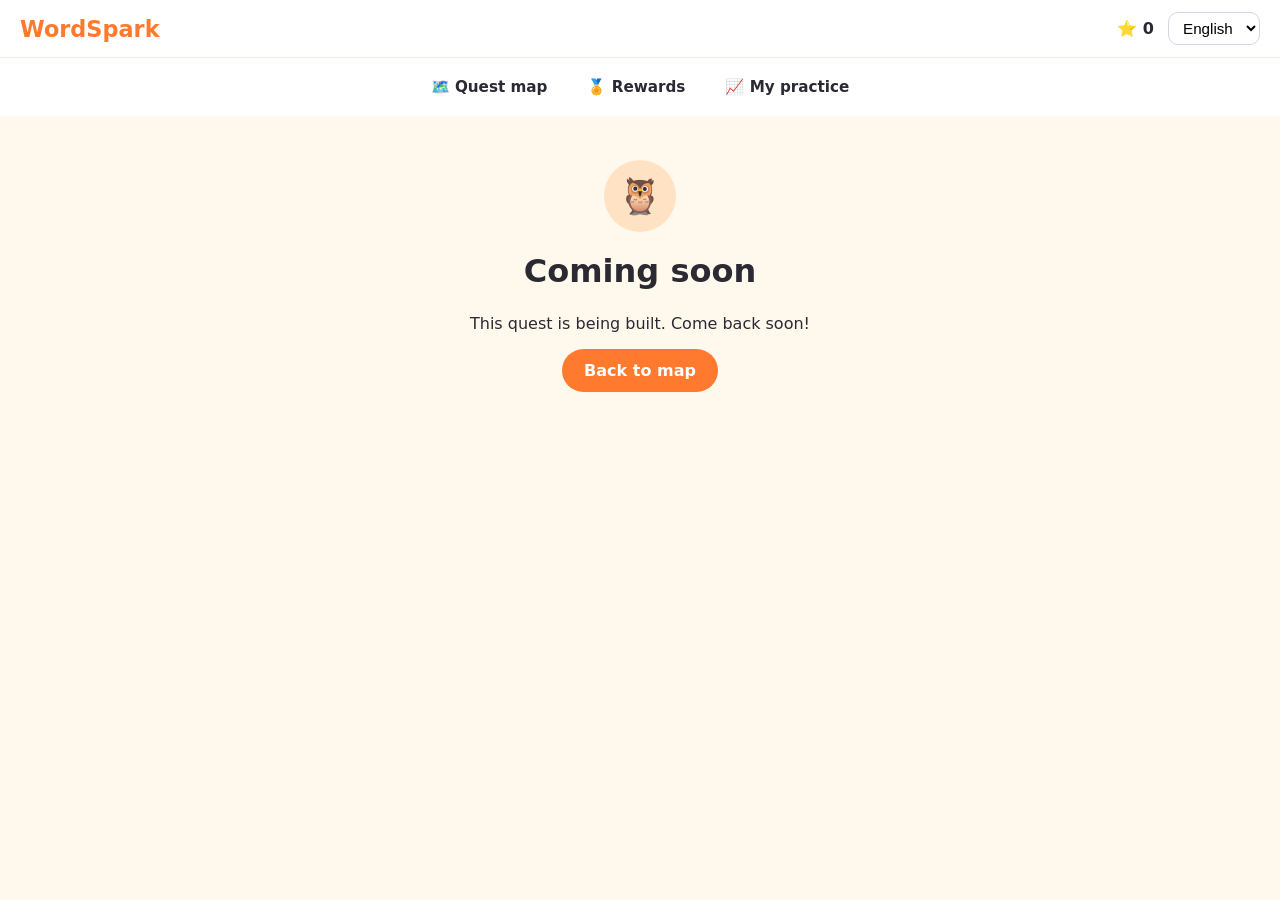
<file: coming-soon.html>
<!doctype html>
<html lang="en">
<head>
  <meta charset="utf-8">
  <meta name="viewport" content="width=device-width, initial-scale=1">
  <title>Coming soon — WordSpark</title>
  <link rel="stylesheet" href="../style.css">
</head>
<body data-page="quest" data-base="../">
  <div id="chrome"></div>
  <main class="center">
    <div class="mascot" style="margin:20px auto" aria-hidden="true">🦉</div>
    <h1 id="title"></h1>
    <h2 id="questName"></h2>
    <p id="text"></p>
    <p><a class="btn" id="back" href="../index.html"></a></p>
  </main>
  <script src="../app.js"></script>
  <script>
    WS.onRender = function () {
      const t = WS.t();
      const q = new URLSearchParams(location.search).get("q");
      const i = WS.QUEST_IDS.indexOf(q);
      document.getElementById("title").textContent = t.soonTitle;
      document.getElementById("questName").textContent = i >= 0 ? t.names[i] : "";
      document.getElementById("text").textContent = t.soonText;
      document.getElementById("back").textContent = t.backToMap;
    };
  </script>
</body>
</html>
</file>
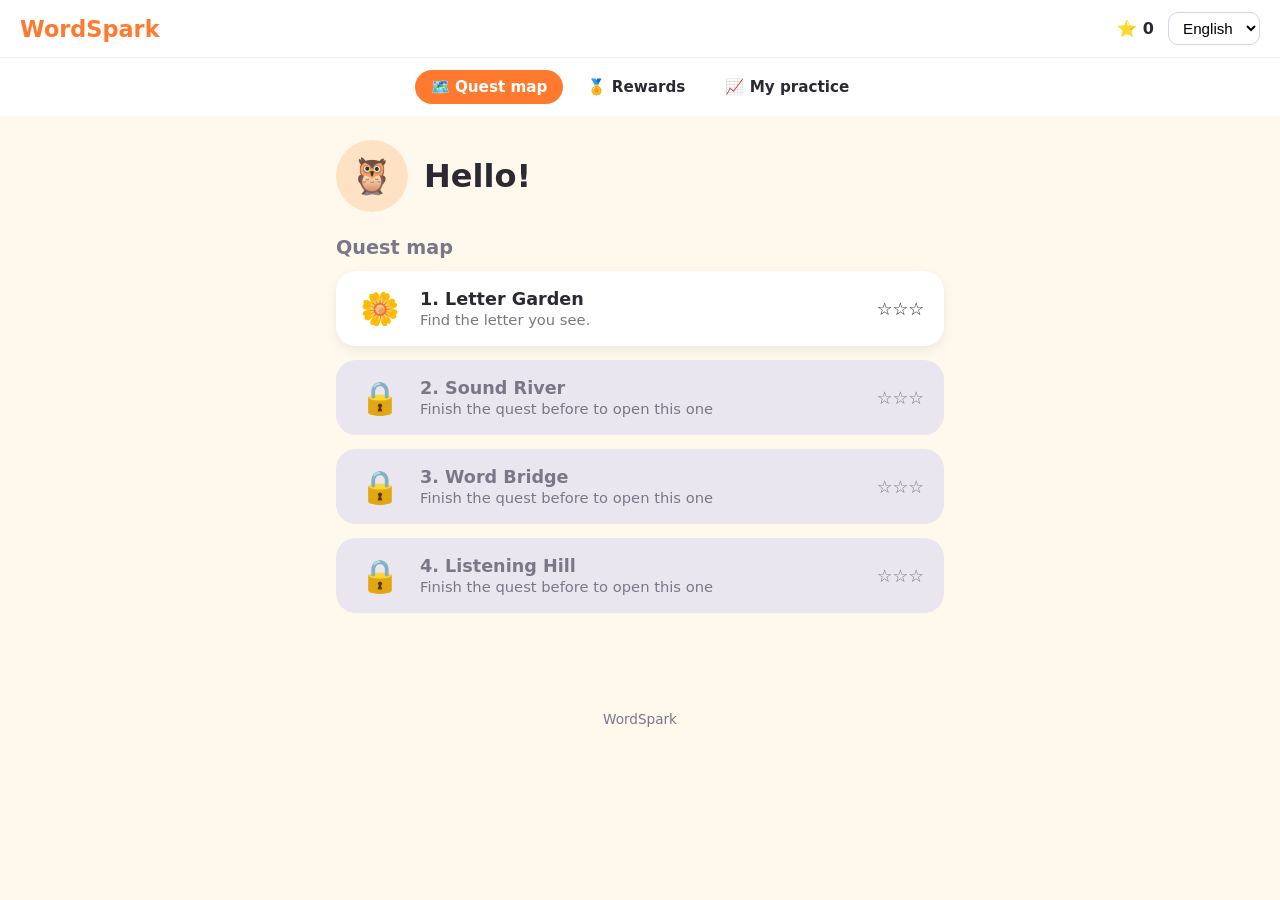
<file: index_1.html>
<!doctype html>
<html lang="en">
<head>
  <meta charset="utf-8">
  <meta name="viewport" content="width=device-width, initial-scale=1">
  <title>Quest map — WordSpark</title>
  <meta name="description" content="Choose your next letter and word quest on the WordSpark map.">
  <meta property="og:title" content="Quest map — WordSpark">
  <meta property="og:description" content="Choose your next letter and word quest.">
  <meta property="og:type" content="website">
  <link rel="stylesheet" href="style.css">
</head>
<body data-page="map" data-base="">
  <div id="chrome"></div>
  <main>
    <div class="hello">
      <div class="mascot" aria-hidden="true">🦉</div>
      <h1 id="hello"></h1>
    </div>
    <h2 id="mapTitle"></h2>
    <ol id="quests"></ol>
    <p class="note" id="demoNote"></p>
  </main>
  <footer>WordSpark</footer>
  <script src="app.js"></script>
  <script>
    WS.onRender = function () {
      const t = WS.t();
      document.getElementById("hello").textContent = t.hello;
      document.getElementById("mapTitle").textContent = t.mapTitle;
      document.getElementById("demoNote").textContent = WS.state.demo ? t.demoNote : "";
      const list = document.getElementById("quests");
      list.innerHTML = "";
      WS.QUEST_IDS.forEach((id, i) => {
        const open = WS.isUnlocked(i);
        const el = document.createElement(open ? "a" : "div");
        el.className = "quest" + (open ? "" : " locked");
        if (open) el.href = i === 0 ? "quest/letters.html" : "quest/coming-soon.html?q=" + id;
        const stars = WS.stars(id);
        const icon = open ? WS.QUEST_ICONS[i] : "🔒";
        const desc = open ? (i === 0 ? t.letterDesc : "") : t.locked;
        el.innerHTML =
          `<span class="icon">${icon}</span>` +
          `<span class="info"><div class="title">${i + 1}. ${t.names[i]}</div><div class="desc">${desc}</div></span>` +
          `<span class="rating">${"⭐".repeat(stars)}${"☆".repeat(3 - stars)}</span>`;
        const li = document.createElement("li");
        li.appendChild(el);
        list.appendChild(li);
      });
    };
  </script>
</body>
</html>
</file>
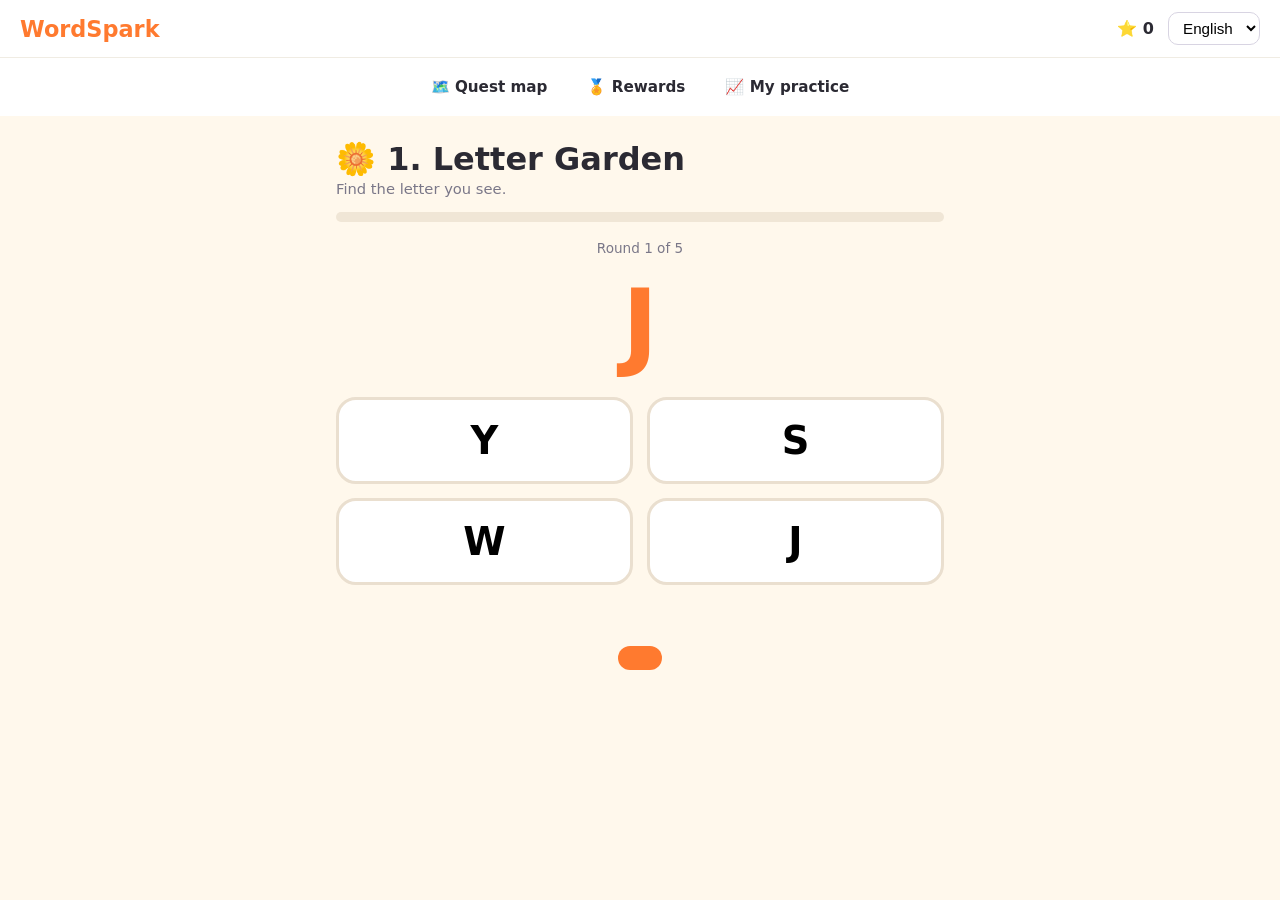
<file: letters.html>
<!doctype html>
<html lang="en">
<head>
  <meta charset="utf-8">
  <meta name="viewport" content="width=device-width, initial-scale=1">
  <title>Letter Garden — WordSpark</title>
  <link rel="stylesheet" href="../style.css">
</head>
<body data-page="quest" data-base="../">
  <div id="chrome"></div>
  <main>
    <h1 id="qTitle"></h1>
    <p class="desc" id="qDesc"></p>
    <div class="progress-bar"><span id="bar" style="width:0%"></span></div>
    <p class="note" id="roundLabel"></p>

    <div id="game">
      <div class="big-letter" id="target"></div>
      <div class="options" id="options"></div>
      <p class="msg" id="msg"></p>
      <div class="center"><button class="btn" id="nextBtn" hidden></button></div>
    </div>

    <div id="result" class="center" hidden>
      <h2 id="resText"></h2>
      <p style="font-size:2rem" id="resStars"></p>
      <p>
        <button class="btn" id="againBtn"></button>
        <a class="btn ghost" id="mapBtn" href="../index.html"></a>
      </p>
    </div>
  </main>
  <script src="../app.js"></script>
  <script>
    const LETTERS = {
      en: "ABCDEFGHIJKLMNOPQRSTUVWXYZ".split(""),
      hi: "अ आ इ ई उ ऊ ए ऐ ओ औ क ख ग घ च छ ज त द न प ब म य र ल व स ह".split(" "),
      mr: "अ आ इ ई उ ऊ ए ऐ ओ औ क ख ग घ च छ ज त द न प ब म य र ल व स ह".split(" ")
    };
    const ROUNDS = 5;
    let round = 0, correct = 0, answered = false, target = "";

    const $ = id => document.getElementById(id);
    const shuffle = a => a.map(v => [Math.random(), v]).sort((x, y) => x[0] - y[0]).map(x => x[1]);

    function startGame() {
      round = 0; correct = 0;
      $("game").hidden = false; $("result").hidden = true;
      nextRound();
    }

    function nextRound() {
      const t = WS.t();
      const pool = LETTERS[WS.state.lang] || LETTERS.en;
      answered = false;
      target = pool[Math.floor(Math.random() * pool.length)];
      const wrong = shuffle(pool.filter(l => l !== target)).slice(0, 3);
      $("target").textContent = target;
      $("msg").textContent = "";
      $("nextBtn").hidden = true;
      $("roundLabel").textContent = `${t.round} ${round + 1} ${t.of} ${ROUNDS}`;
      $("bar").style.width = (round / ROUNDS * 100) + "%";
      const box = $("options");
      box.innerHTML = "";
      shuffle([target, ...wrong]).forEach(letter => {
        const b = document.createElement("button");
        b.className = "opt";
        b.textContent = letter;
        b.addEventListener("click", () => pick(b, letter));
        box.appendChild(b);
      });
    }

    function pick(btn, letter) {
      if (answered) return;
      answered = true;
      const t = WS.t();
      document.querySelectorAll(".opt").forEach(b => {
        b.disabled = true;
        if (b.textContent === target) b.classList.add("right");
      });
      if (letter === target) { correct++; $("msg").textContent = t.right; }
      else { btn.classList.add("wrong"); $("msg").textContent = t.wrong; }
      $("nextBtn").textContent = (round + 1 === ROUNDS) ? t.finish : t.next;
      $("nextBtn").hidden = false;
    }

    function finish() {
      const t = WS.t();
      const stars = correct >= 5 ? 3 : correct >= 4 ? 2 : correct >= 3 ? 1 : 0;
      const q = WS.state.quests.letters || { stars: 0 };
      q.stars = Math.max(q.stars, stars);
      WS.state.quests.letters = q;
      WS.state.sessions.push({ date: new Date().toISOString().slice(0, 10), quest: "letters", correct, total: ROUNDS });
      WS.save();
      WS.renderChrome();
      $("bar").style.width = "100%";
      $("game").hidden = true; $("result").hidden = false;
      $("resText").textContent = `${t.result} ${correct}/${ROUNDS} ${t.correctWord}`;
      $("resStars").textContent = `${t.starsEarned}: ${"⭐".repeat(stars) || "—"}`;
      $("againBtn").textContent = t.playAgain;
      $("mapBtn").textContent = t.backToMap;
    }

    $("nextBtn").addEventListener("click", () => {
      round++;
      if (round >= ROUNDS) finish(); else nextRound();
    });
    $("againBtn").addEventListener("click", startGame);

    WS.onRender = function () {
      const t = WS.t();
      $("qTitle").textContent = "🌼 1. " + t.names[0];
      $("qDesc").textContent = t.letterDesc;
      $("mapBtn").textContent = t.backToMap;
      if (!$("result").hidden) return;
      startGame();
    };
  </script>
</body>
</html>
</file>
<file: style.css>
:root {
  --bg: #fff8ec; --card: #ffffff; --ink: #2b2a33; --muted: #7a7788;
  --brand: #ff7a2f; --brand-dark: #d95f18; --green: #3fb67a; --red: #e5534b;
  --locked: #e9e6ef; --radius: 20px;
}
* { box-sizing: border-box; }
body {
  margin: 0; background: var(--bg); color: var(--ink);
  font-family: "Segoe UI", system-ui, -apple-system, "Noto Sans Devanagari", sans-serif;
}
header {
  display: flex; flex-wrap: wrap; align-items: center; justify-content: space-between;
  gap: 12px; padding: 12px 20px; background: var(--card);
  box-shadow: 0 2px 8px rgba(0,0,0,.06);
}
.logo { font-weight: 800; font-size: 1.4rem; color: var(--brand); text-decoration: none; }
.header-right { display: flex; align-items: center; gap: 14px; }
.stars { font-weight: 700; }
select { padding: 6px 10px; border-radius: 10px; border: 1px solid #d8d4e2; font-size: .95rem; background: #fff; }
nav { display: flex; gap: 8px; justify-content: center; flex-wrap: wrap; padding: 12px; background: var(--card); border-top: 1px solid #f0ece3; }
nav a { text-decoration: none; color: var(--ink); padding: 8px 16px; border-radius: 999px; font-weight: 600; font-size: .95rem; }
nav a.active { background: var(--brand); color: #fff; }
nav a:hover:not(.active) { background: #ffe9d6; }
main { max-width: 640px; margin: 0 auto; padding: 24px 16px 60px; }
h1 { margin: 0; font-size: 2rem; }
h2 { margin: 24px 0 12px; font-size: 1.2rem; color: var(--muted); }
.hello { display: flex; align-items: center; gap: 16px; margin-bottom: 8px; }
.mascot { width: 72px; height: 72px; border-radius: 50%; background: #ffe2c4; display: grid; place-items: center; font-size: 2.2rem; }
ol, ul.plain { list-style: none; padding: 0; margin: 0; display: grid; gap: 14px; }
.quest, .card {
  display: flex; align-items: center; gap: 16px; padding: 16px 18px;
  border-radius: var(--radius); background: var(--card); color: inherit; text-decoration: none;
  box-shadow: 0 4px 12px rgba(0,0,0,.07); border: 2px solid transparent;
}
a.quest { transition: transform .15s, border-color .15s; }
a.quest:hover { transform: translateY(-2px); border-color: var(--brand); }
.quest.locked, .card.off { background: var(--locked); color: var(--muted); box-shadow: none; }
.quest.locked { cursor: not-allowed; }
.icon { font-size: 2rem; width: 48px; text-align: center; }
.info { flex: 1; }
.title { font-weight: 800; font-size: 1.1rem; }
.desc { font-size: .92rem; color: var(--muted); margin-top: 2px; }
.rating { font-size: 1.1rem; white-space: nowrap; }
.big-letter { font-size: 6rem; font-weight: 800; text-align: center; color: var(--brand); margin: 10px 0; }
.options { display: grid; grid-template-columns: repeat(2, 1fr); gap: 14px; margin: 16px 0; }
.opt { font-size: 2.4rem; font-weight: 700; padding: 18px; border-radius: var(--radius); border: 3px solid #eadfcf; background: #fff; cursor: pointer; font-family: inherit; }
.opt:hover:not(:disabled) { border-color: var(--brand); }
.opt.right { background: #d8f5e6; border-color: var(--green); }
.opt.wrong { background: #fde0de; border-color: var(--red); }
.btn { display: inline-block; background: var(--brand); color: #fff; border: 0; padding: 12px 22px; border-radius: 999px; font-weight: 700; font-size: 1rem; cursor: pointer; text-decoration: none; }
.btn:hover { background: var(--brand-dark); }
.btn.ghost { background: #fff; color: var(--brand-dark); border: 2px solid var(--brand); }
.center { text-align: center; }
.msg { min-height: 1.6em; font-weight: 700; text-align: center; }
.progress-bar { height: 10px; background: #f0e6d6; border-radius: 99px; overflow: hidden; }
.progress-bar > span { display: block; height: 100%; background: var(--brand); transition: width .3s; }
table { width: 100%; border-collapse: collapse; background: var(--card); border-radius: var(--radius); overflow: hidden; }
th, td { padding: 10px 12px; text-align: left; border-bottom: 1px solid #f0ece3; }
th { background: #ffe9d6; }
footer { text-align: center; color: var(--muted); font-size: .85rem; padding: 20px; }
.note { font-size: .85rem; color: var(--muted); text-align: center; margin-top: 18px; }
</file>
